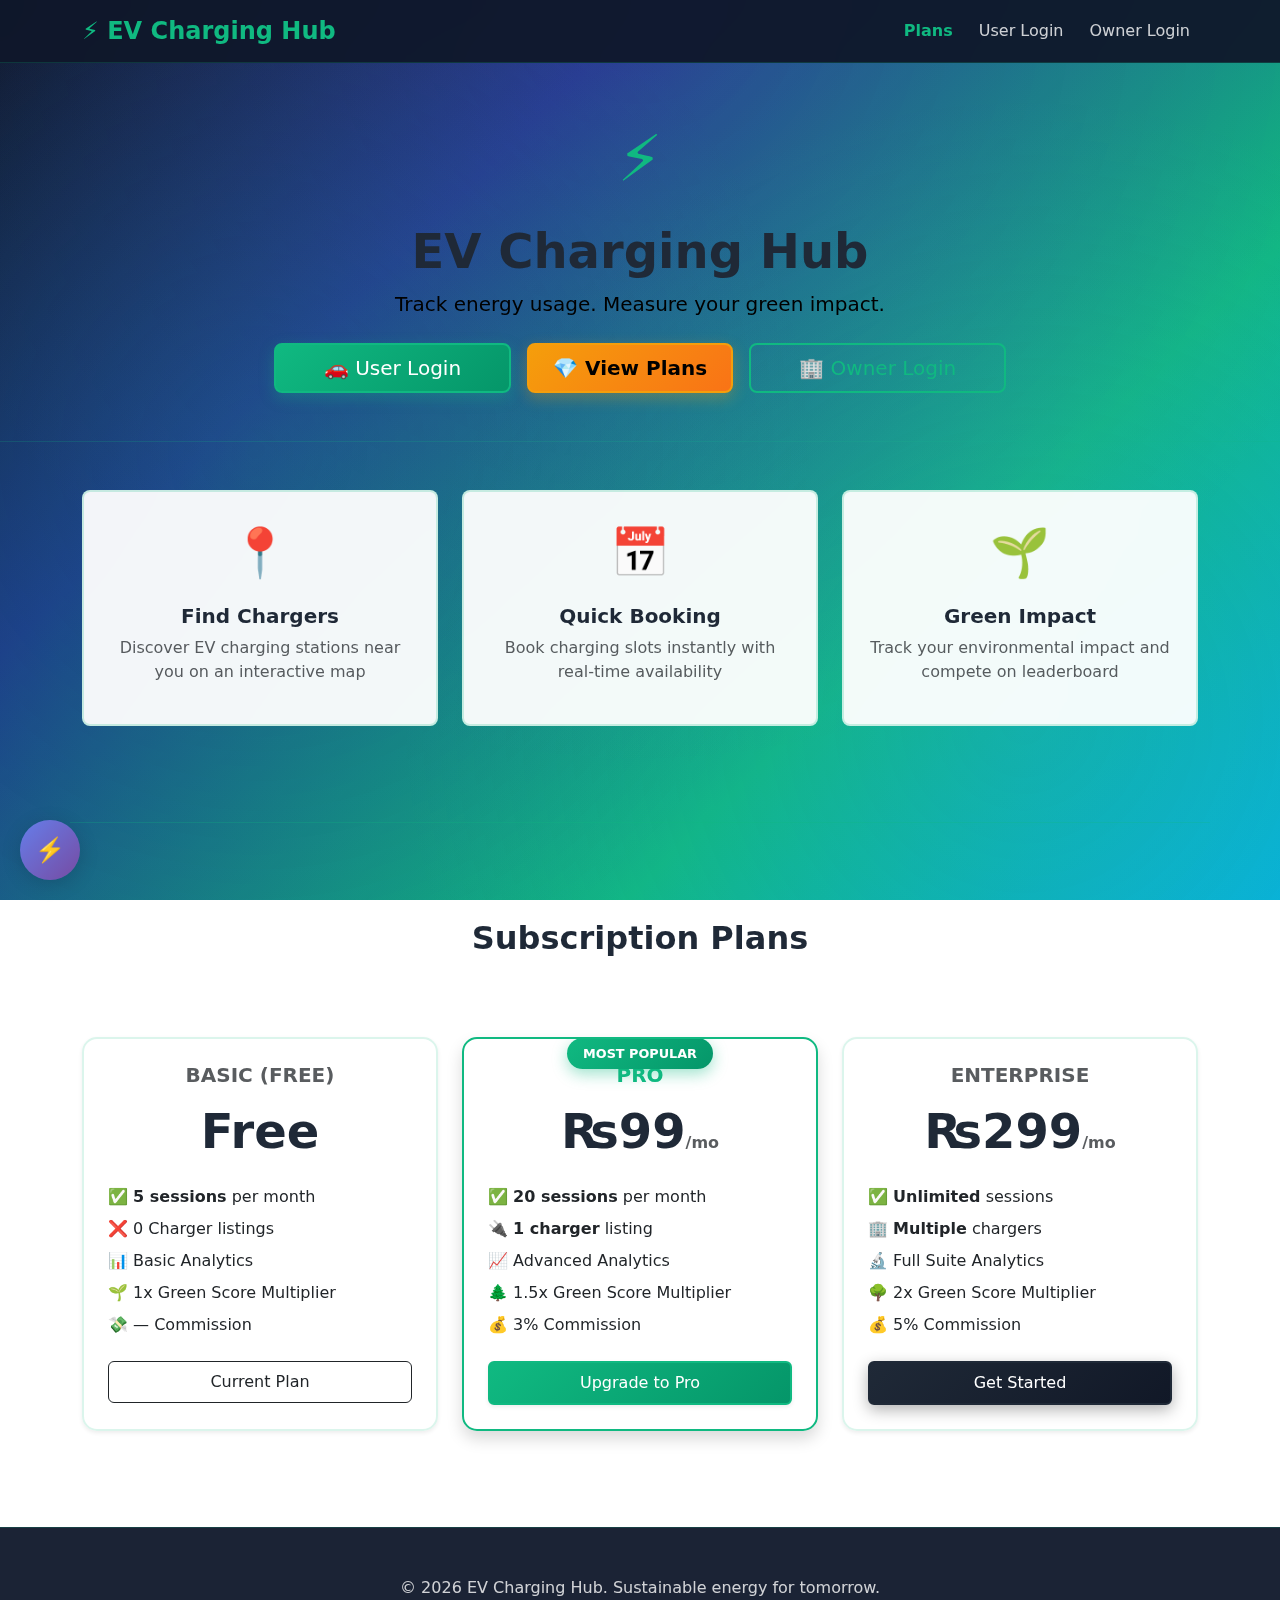
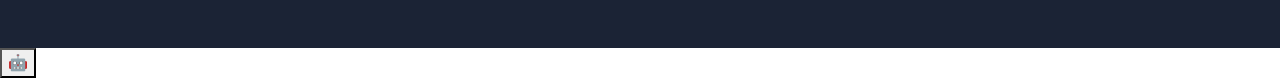
<file: public/index.html>
<!DOCTYPE html>
<html lang="en">
<head>
<meta charset="UTF-8">
<meta name="viewport" content="width=device-width, initial-scale=1.0">
<title>EV Charging Hub</title>

<link href="https://cdn.jsdelivr.net/npm/bootstrap@5.3.0/dist/css/bootstrap.min.css" rel="stylesheet">

<style>

/* ===== Body & Layout ===== */
body {
  background: linear-gradient(135deg, #0f172a 0%, #1e3a8a 30%, #10b981 70%, #06b6d4 100%);
  min-height: 100vh;
  position: relative;
  background-attachment: fixed;
}

body::before {
  content: '';
  position: fixed;
  top: 0;
  left: 0;
  width: 100%;
  height: 100%;
  background: radial-gradient(circle at 20% 50%, rgba(16, 185, 129, 0.15) 0%, transparent 50%),
              radial-gradient(circle at 80% 80%, rgba(59, 130, 246, 0.15) 0%, transparent 50%),
              radial-gradient(circle at 50% 0%, rgba(168, 85, 247, 0.1) 0%, transparent 70%);
  pointer-events: none;
  z-index: 0;
}

.navbar, footer {
  background: rgba(15, 23, 42, 0.95) !important;
  backdrop-filter: blur(15px);
  position: relative;
  z-index: 10;
  border-color: rgba(16, 185, 129, 0.2) !important;
}

/* Content layers */
.container-lg, .container {
  position: relative;
  z-index: 1;
}

/* ===== Animations ===== */

@keyframes fadeInUp {
  from {
    opacity: 0;
    transform: translateY(40px);
  }
  to {
    opacity: 1;
    transform: translateY(0);
  }
}

@keyframes slideInLeft {
  from {
    opacity: 0;
    transform: translateX(-60px) rotateY(10deg);
  }
  to {
    opacity: 1;
    transform: translateX(0) rotateY(0);
  }
}

@keyframes slideInRight {
  from {
    opacity: 0;
    transform: translateX(60px) rotateY(-10deg);
  }
  to {
    opacity: 1;
    transform: translateX(0) rotateY(0);
  }
}

@keyframes float {
  0% { transform: translateY(0px) scale(1); }
  50% { transform: translateY(-15px) scale(1.05); }
  100% { transform: translateY(0px) scale(1); }
}

@keyframes glow {
  0% { 
    box-shadow: 0 0 5px rgba(16, 185, 129, 0.5), inset 0 0 5px rgba(16, 185, 129, 0.1);
  }
  50% { 
    box-shadow: 0 0 20px rgba(16, 185, 129, 0.8), inset 0 0 10px rgba(16, 185, 129, 0.2);
  }
  100% { 
    box-shadow: 0 0 5px rgba(16, 185, 129, 0.5), inset 0 0 5px rgba(16, 185, 129, 0.1);
  }
}

@keyframes shimmer {
  0% { 
    background-position: -1000px 0;
  }
  100% { 
    background-position: 1000px 0;
  }
}

@keyframes bounce {
  0%, 100% { transform: translateY(0); }
  50% { transform: translateY(-20px); }
}

@keyframes gradient-shift {
  0% { background-position: 0% 50%; }
  50% { background-position: 100% 50%; }
  100% { background-position: 0% 50%; }
}

@keyframes scale-in {
  from {
    opacity: 0;
    transform: scale(0.8) rotateX(10deg);
  }
  to {
    opacity: 1;
    transform: scale(1) rotateX(0);
  }
}

@keyframes rotate-360 {
  from { transform: rotate(0deg); }
  to { transform: rotate(360deg); }
}


@keyframes pulse {
  0% { 
    box-shadow: 0 0 0 0 rgba(16, 185, 129, 0.8), inset 0 0 10px rgba(16, 185, 129, 0.2); 
  }
  70% { 
    box-shadow: 0 0 0 20px rgba(16, 185, 129, 0), inset 0 0 10px rgba(16, 185, 129, 0);
  }
  100% { 
    box-shadow: 0 0 0 0 rgba(16, 185, 129, 0), inset 0 0 10px rgba(16, 185, 129, 0); 
  }
}

/* Hero Animation */
.hero-content {
  animation: fadeInUp 1s ease-out;
}

.hero-icon {
  animation: float 3s ease-in-out infinite, glow 3s ease-in-out infinite;
  color: #10b981 !important;
}

/* Card Hover Effect */
.feature-card {
  transition: all 0.4s cubic-bezier(0.34, 1.56, 0.64, 1);
  border: 2px solid rgba(16, 185, 129, 0.2) !important;
  background: rgba(255, 255, 255, 0.95) !important;
  backdrop-filter: blur(10px);
  animation: scale-in 0.6s ease-out;
}

.feature-card:hover {
  transform: translateY(-12px) scale(1.02);
  box-shadow: 0 15px 35px rgba(16, 185, 129, 0.3), inset 0 0 15px rgba(16, 185, 129, 0.05);
  border-color: rgba(16, 185, 129, 0.5) !important;
  background: rgba(255, 255, 255, 1) !important;
}

/* Pricing Card Specifics */
.plan-card {
    border-radius: 15px;
    overflow: hidden;
    background: rgba(255, 255, 255, 0.95) !important;
    backdrop-filter: blur(10px);
    border: 2px solid rgba(16, 185, 129, 0.15) !important;
    animation: scale-in 0.7s ease-out;
    transition: all 0.4s cubic-bezier(0.34, 1.56, 0.64, 1);
}

.plan-card:hover {
  transform: translateY(-15px) scale(1.03);
  box-shadow: 0 20px 40px rgba(16, 185, 129, 0.25);
  border-color: rgba(16, 185, 129, 0.4) !important;
}

.popular-badge {
    background: linear-gradient(135deg, #10b981 0%, #059669 100%);
    color: white;
    padding: 6px 16px;
    border-radius: 25px;
    font-size: 0.8rem;
    position: absolute;
    top: -1px;
    left: 50%;
    transform: translateX(-50%);
    animation: bounce 2s ease-in-out infinite;
    box-shadow: 0 5px 15px rgba(16, 185, 129, 0.4);
}

/* Button Hover */
.btn-success {
  background: linear-gradient(135deg, #10b981 0%, #059669 100%) !important;
  border: 2px solid #10b981 !important;
  transition: all 0.4s cubic-bezier(0.34, 1.56, 0.64, 1);
  box-shadow: 0 5px 15px rgba(16, 185, 129, 0.3);
  position: relative;
  overflow: hidden;
}

.btn-success::before {
  content: '';
  position: absolute;
  top: 0;
  left: -100%;
  width: 100%;
  height: 100%;
  background: rgba(255, 255, 255, 0.2);
  transition: left 0.5s ease;
}

.btn-success:hover::before {
  left: 100%;
}

.btn-success:hover {
  transform: translateY(-3px) scale(1.05);
  box-shadow: 0 10px 25px rgba(16, 185, 129, 0.5);
}

.btn-outline-success {
  color: #10b981 !important;
  border: 2px solid #10b981 !important;
  transition: all 0.4s ease;
}

.btn-outline-success:hover {
  background: linear-gradient(135deg, #10b981 0%, #059669 100%) !important;
  color: white !important;
  transform: translateY(-3px) scale(1.05);
  box-shadow: 0 10px 25px rgba(16, 185, 129, 0.5);
}

.btn-warning {
  background: linear-gradient(135deg, #f59e0b 0%, #f97316 100%) !important;
  border: 2px solid #f59e0b !important;
  transition: all 0.4s ease;
  box-shadow: 0 5px 15px rgba(245, 158, 11, 0.3);
}

.btn-warning:hover {
  transform: translateY(-3px) scale(1.05);
  box-shadow: 0 10px 25px rgba(245, 158, 11, 0.5);
}

.btn-dark {
  background: linear-gradient(135deg, #1f2937 0%, #111827 100%) !important;
  border: 2px solid #1f2937 !important;
  transition: all 0.4s ease;
  box-shadow: 0 5px 15px rgba(0, 0, 0, 0.3);
}

.btn-dark:hover {
  transform: translateY(-3px) scale(1.05);
  box-shadow: 0 10px 25px rgba(0, 0, 0, 0.5);
}

/* Floating Chatbot */
 /* .chatbot-btn {
 position: fixed;
  bottom: 25px;
  right: 25px;
  background: linear-gradient(135deg, #10b981 0%, #059669 100%);
  color: white;
  border: none;
  width: 65px;
  height: 65px;
  border-radius: 50%;
  font-size: 28px;
  cursor: pointer;
  animation: pulse 2s infinite, float 3s ease-in-out infinite 0.5s;
  z-index: 999;
  box-shadow: 0 5px 20px rgba(16, 185, 129, 0.5);
  transition: all 0.3s ease;
}

.chatbot-btn:hover {
  transform: scale(1.15);
  box-shadow: 0 8px 30px rgba(16, 185, 129, 0.8);
} */

/* Navbar styling */
.navbar-brand {
  color: #10b981 !important;
  font-size: 1.5rem;
  animation: slideInLeft 0.8s ease-out;
}

.nav-link {
  color: rgba(255, 255, 255, 0.8) !important;
  transition: all 0.3s ease;
  position: relative;
  margin-left: 10px;
}

.nav-link::after {
  content: '';
  position: absolute;
  bottom: -5px;
  left: 0;
  width: 0;
  height: 2px;
  background: linear-gradient(135deg, #10b981, #06b6d4);
  transition: width 0.3s ease;
}

.nav-link:hover {
  color: #10b981 !important;
}

.nav-link:hover::after {
  width: 100%;
}

.nav-link.text-success {
  color: #10b981 !important;
}

/* Headings */
h1, h2, h3, h4, h5, h6 {
  color: #1f2937;
}

p.fs-5 {
  color: black;
}

</style>
<link rel="stylesheet" href="css/chatbot.css">
</head>

<body>

<nav class="navbar navbar-expand-lg navbar-dark border-bottom">
  <div class="container-lg">
    <a class="navbar-brand fw-bold" href="/">
      ⚡ EV Charging Hub
    </a>

    <div class="collapse navbar-collapse">
      <ul class="navbar-nav ms-auto">
        <li class="nav-item">
          <a class="nav-link fw-bold text-success" href="#pricing-section">Plans</a>
        </li>
        <li class="nav-item">
          <a class="nav-link" href="login.html">User Login</a>
        </li>
        <li class="nav-item">
          <a class="nav-link" href="owner-login.html">Owner Login</a>
        </li>
      </ul>
    </div>
  </div>
</nav>


<div class="py-5 text-center border-bottom" style="border-color: rgba(16, 185, 129, 0.2) !important;">
  <div class="container-lg hero-content">
    <div class="hero-icon" style="font-size: 4rem;">⚡</div>
    <h1 class="display-5 fw-bold mt-3">EV Charging Hub</h1>
    <p class="fs-5">Track energy usage. Measure your green impact.</p>

    <div class="d-grid gap-3 d-sm-flex justify-content-sm-center mt-4">
      <a href="login.html" class="btn btn-success btn-lg px-5">
        🚗 User Login
      </a>
      <a href="#pricing-section" class="btn btn-warning btn-lg px-4 fw-bold">
        💎 View Plans
      </a>
      <a href="owner-login.html" class="btn btn-outline-success btn-lg px-5">
        🏢 Owner Login
      </a>
    </div>
  </div>
</div>


<div class="container-lg py-5">
  <div class="row g-4">
    <div class="col-md-4">
      <div class="p-4 border rounded-3 feature-card auth-required text-center h-100">
        <div style="font-size: 3rem;">📍</div>
        <h5 class="fw-bold mt-3">Find Chargers</h5>
        <p class="text-muted">Discover EV charging stations near you on an interactive map</p>
      </div>
    </div>
    <div class="col-md-4">
      <div class="p-4 border rounded-3 feature-card auth-required text-center h-100">
        <div style="font-size: 3rem;">📅</div>
        <h5 class="fw-bold mt-3">Quick Booking</h5>
        <p class="text-muted">Book charging slots instantly with real-time availability</p>
      </div>
    </div>
    <div class="col-md-4">
      <div class="p-4 border rounded-3 feature-card auth-required text-center h-100">
        <div style="font-size: 3rem;">🌱</div>
        <h5 class="fw-bold mt-3">Green Impact</h5>
        <p class="text-muted">Track your environmental impact and compete on leaderboard</p>
      </div>
    </div>
  </div>
</div>

<hr class="container my-5" style="border-color: rgba(16, 185, 129, 0.3); opacity: 0.8;">

<div id="pricing-section" class="container-lg py-5">
    <div class="text-center mb-5">
        <h2 class="fw-bold">Subscription Plans</h2>
        <p style="color: rgba(255, 255, 255, 0.7);">Choose the plan that fits your energy needs</p>
    </div>

    <div class="row g-4 justify-content-center">
        <div class="col-md-4">
            <div class="card h-100 feature-card plan-card shadow-sm">
                <div class="card-body p-4 text-center">
                    <h5 class="text-uppercase text-muted fw-bold mb-3">Basic (Free)</h5>
                    <h2 class="display-5 fw-bold mb-4">Free</h2>
                    <ul class="list-unstyled text-start mb-4">
                        <li class="mb-2">✅ <strong>5 sessions</strong> per month</li>
                        <li class="mb-2">❌ 0 Charger listings</li>
                        <li class="mb-2">📊 Basic Analytics</li>
                        <li class="mb-2">🌱 1x Green Score Multiplier</li>
                        <li class="mb-2">💸 — Commission</li>
                    </ul>
                    <button class="btn btn-outline-dark w-100 py-2">Current Plan</button>
                </div>
            </div>
        </div>

        <div class="col-md-4">
            <div class="card h-100 feature-card plan-card shadow position-relative" style="border-color: #10b981 !important;">
                <span class="popular-badge fw-bold">MOST POPULAR</span>
                <div class="card-body p-4 text-center">
                    <h5 class="text-uppercase fw-bold mb-3" style="color: #10b981;">Pro</h5>
                    <h2 class="display-5 fw-bold mb-4">₨99<span class="fs-6 text-muted">/mo</span></h2>
                    <ul class="list-unstyled text-start mb-4">
                        <li class="mb-2">✅ <strong>20 sessions</strong> per month</li>
                        <li class="mb-2">🔌 <strong>1 charger</strong> listing</li>
                        <li class="mb-2">📈 Advanced Analytics</li>
                        <li class="mb-2">🌲 1.5x Green Score Multiplier</li>
                        <li class="mb-2">💰 3% Commission</li>
                    </ul>
                    <button class="btn btn-success w-100 py-2 shadow-sm">Upgrade to Pro</button>
                </div>
            </div>
        </div>

        <div class="col-md-4">
            <div class="card h-100 feature-card plan-card shadow-sm">
                <div class="card-body p-4 text-center">
                    <h5 class="text-uppercase text-muted fw-bold mb-3">Enterprise</h5>
                    <h2 class="display-5 fw-bold mb-4">₨299<span class="fs-6 text-muted">/mo</span></h2>
                    <ul class="list-unstyled text-start mb-4">
                        <li class="mb-2">✅ <strong>Unlimited</strong> sessions</li>
                        <li class="mb-2">🏢 <strong>Multiple</strong> chargers</li>
                        <li class="mb-2">🔬 Full Suite Analytics</li>
                        <li class="mb-2">🌳 2x Green Score Multiplier</li>
                        <li class="mb-2">💰 5% Commission</li>
                    </ul>
                    <button class="btn btn-dark w-100 py-2">Get Started</button>
                </div>
            </div>
        </div>
    </div>
</div>


<footer class="border-top py-5 text-center mt-5" style="border-color: rgba(16, 185, 129, 0.2) !important;">
  <div class="container">
    <p class="mb-0" style="color: rgba(255, 255, 255, 0.8);">© 2026 EV Charging Hub. Sustainable energy for tomorrow.</p>
  </div>
</footer>


<button class="chatbot-btn" onclick="openChat()">
  🤖
</button>

<script>
function openChat() {
  alert("Hello 👋 Welcome to EV Charging Hub!\nHow can I help you?");
}
</script>

<script src="https://cdn.jsdelivr.net/npm/bootstrap@5.3.0/dist/js/bootstrap.bundle.min.js"></script>
<script src="js/chatbot.js"></script>

<script>
document.addEventListener('DOMContentLoaded', () => {
  // Plan card behavior (subscription plans): show alert then ask Owner vs User
  const planBodies = document.querySelectorAll('.card-body.p-4.text-center');
  planBodies.forEach(el => {
    el.style.cursor = 'pointer';
    el.addEventListener('click', (e) => {
      e.preventDefault();
      alert('please login first');
      window.location.href = 'auth-choose.html';
    });
  });

  // For top three feature blocks: alert then go to a small HTML page to choose
  const authBlocks = document.querySelectorAll('.feature-card.auth-required');
  authBlocks.forEach(el => {
    el.style.cursor = 'pointer';
    el.addEventListener('click', (e) => {
      e.preventDefault();
      alert('please login first');
      window.location.href = 'auth-choose.html';
    });
  });

});
</script>

</body>
</html>
</file>
<file: public/css/chatbot.css>
/* EnergyShare AI Chatbot Styles */

.chatbot-container {
  position: fixed;
  bottom: 20px;
  left: 20px;
  z-index: 1000;
  font-family: 'Segoe UI', Tahoma, Geneva, Verdana, sans-serif;
}

.chatbot-button {
  width: 60px;
  height: 60px;
  border-radius: 50%;
  background: linear-gradient(135deg, #667eea 0%, #764ba2 100%);
  border: none;
  color: white;
  font-size: 24px;
  cursor: pointer;
  box-shadow: 0 4px 20px rgba(0, 0, 0, 0.15);
  transition: all 0.3s ease;
  display: flex;
  align-items: center;
  justify-content: center;
  position: relative;
}

.chatbot-button:hover {
  transform: scale(1.1);
  box-shadow: 0 6px 25px rgba(0, 0, 0, 0.2);
}

.chatbot-button.pulse {
  animation: pulse 2s infinite;
}

@keyframes pulse {
  0% {
    box-shadow: 0 4px 20px rgba(0, 0, 0, 0.15);
  }
  50% {
    box-shadow: 0 4px 20px rgba(0, 0, 0, 0.15), 0 0 0 10px rgba(102, 126, 234, 0.3);
  }
  100% {
    box-shadow: 0 4px 20px rgba(0, 0, 0, 0.15);
  }
}

.chatbot-window {
  position: absolute;
  bottom: 80px;
  left: 0;
  width: 350px;
  max-width: 90vw;
  height: 500px;
  max-height: 70vh;
  background: white;
  border-radius: 20px;
  box-shadow: 0 10px 40px rgba(0, 0, 0, 0.2);
  display: none;
  flex-direction: column;
  overflow: hidden;
  animation: slideUp 0.3s ease-out;
}

@keyframes slideUp {
  from {
    opacity: 0;
    transform: translateY(20px);
  }
  to {
    opacity: 1;
    transform: translateY(0);
  }
}

.chatbot-header {
  background: linear-gradient(135deg, #667eea 0%, #764ba2 100%);
  color: white;
  padding: 15px 20px;
  display: flex;
  justify-content: space-between;
  align-items: center;
  border-radius: 20px 20px 0 0;
}

.chatbot-header h3 {
  margin: 0;
  font-size: 18px;
  font-weight: 600;
}

.chatbot-minimize {
  background: none;
  border: none;
  color: white;
  font-size: 20px;
  cursor: pointer;
  padding: 0;
  width: 30px;
  height: 30px;
  border-radius: 50%;
  display: flex;
  align-items: center;
  justify-content: center;
  transition: background 0.2s;
}

.chatbot-minimize:hover {
  background: rgba(255, 255, 255, 0.2);
}

.chatbot-messages {
  flex: 1;
  padding: 20px;
  overflow-y: auto;
  background: #f8f9fa;
}

.message {
  margin-bottom: 15px;
  animation: fadeIn 0.3s ease-in;
}

@keyframes fadeIn {
  from {
    opacity: 0;
    transform: translateY(10px);
  }
  to {
    opacity: 1;
    transform: translateY(0);
  }
}

.message.user {
  text-align: right;
}

.message.bot {
  text-align: left;
}

.message-bubble {
  display: inline-block;
  max-width: 80%;
  padding: 12px 16px;
  border-radius: 18px;
  font-size: 14px;
  line-height: 1.4;
}

.message.user .message-bubble {
  background: linear-gradient(135deg, #667eea 0%, #764ba2 100%);
  color: white;
}

.message.bot .message-bubble {
  background: white;
  color: #333;
  box-shadow: 0 2px 10px rgba(0, 0, 0, 0.1);
}

.typing-indicator {
  display: none;
  padding: 12px 16px;
  background: white;
  border-radius: 18px;
  box-shadow: 0 2px 10px rgba(0, 0, 0, 0.1);
  margin-bottom: 15px;
  animation: fadeIn 0.3s ease-in;
}

.typing-dots {
  display: flex;
  gap: 4px;
}

.typing-dots span {
  width: 8px;
  height: 8px;
  border-radius: 50%;
  background: #667eea;
  animation: typing 1.4s infinite ease-in-out;
}

.typing-dots span:nth-child(2) {
  animation-delay: 0.2s;
}

.typing-dots span:nth-child(3) {
  animation-delay: 0.4s;
}

@keyframes typing {
  0%, 60%, 100% {
    transform: translateY(0);
  }
  30% {
    transform: translateY(-10px);
  }
}

.chatbot-input-area {
  padding: 20px;
  background: white;
  border-top: 1px solid #e9ecef;
  display: flex;
  gap: 10px;
  align-items: center;
}

.chatbot-input {
  flex: 1;
  padding: 12px 16px;
  border: 2px solid #e9ecef;
  border-radius: 25px;
  outline: none;
  font-size: 14px;
  transition: border-color 0.2s;
}

.chatbot-input:focus {
  border-color: #667eea;
  box-shadow: 0 0 0 3px rgba(102, 126, 234, 0.1);
}

.chatbot-send {
  width: 40px;
  height: 40px;
  border-radius: 50%;
  background: linear-gradient(135deg, #667eea 0%, #764ba2 100%);
  border: none;
  color: white;
  cursor: pointer;
  display: flex;
  align-items: center;
  justify-content: center;
  transition: transform 0.2s;
}

.chatbot-send:hover {
  transform: scale(1.1);
}

.quick-chips {
  display: flex;
  flex-wrap: wrap;
  gap: 8px;
  margin-bottom: 15px;
}

.chip {
  background: #e9ecef;
  color: #495057;
  border: none;
  padding: 8px 12px;
  border-radius: 20px;
  font-size: 12px;
  cursor: pointer;
  transition: all 0.2s;
}

.chip:hover {
  background: #667eea;
  color: white;
  transform: translateY(-1px);
}

@media (max-width: 480px) {
  .chatbot-window {
    width: 95vw;
    left: -10px;
  }
  
  .chatbot-container {
    left: 10px;
  }
}
</file>
